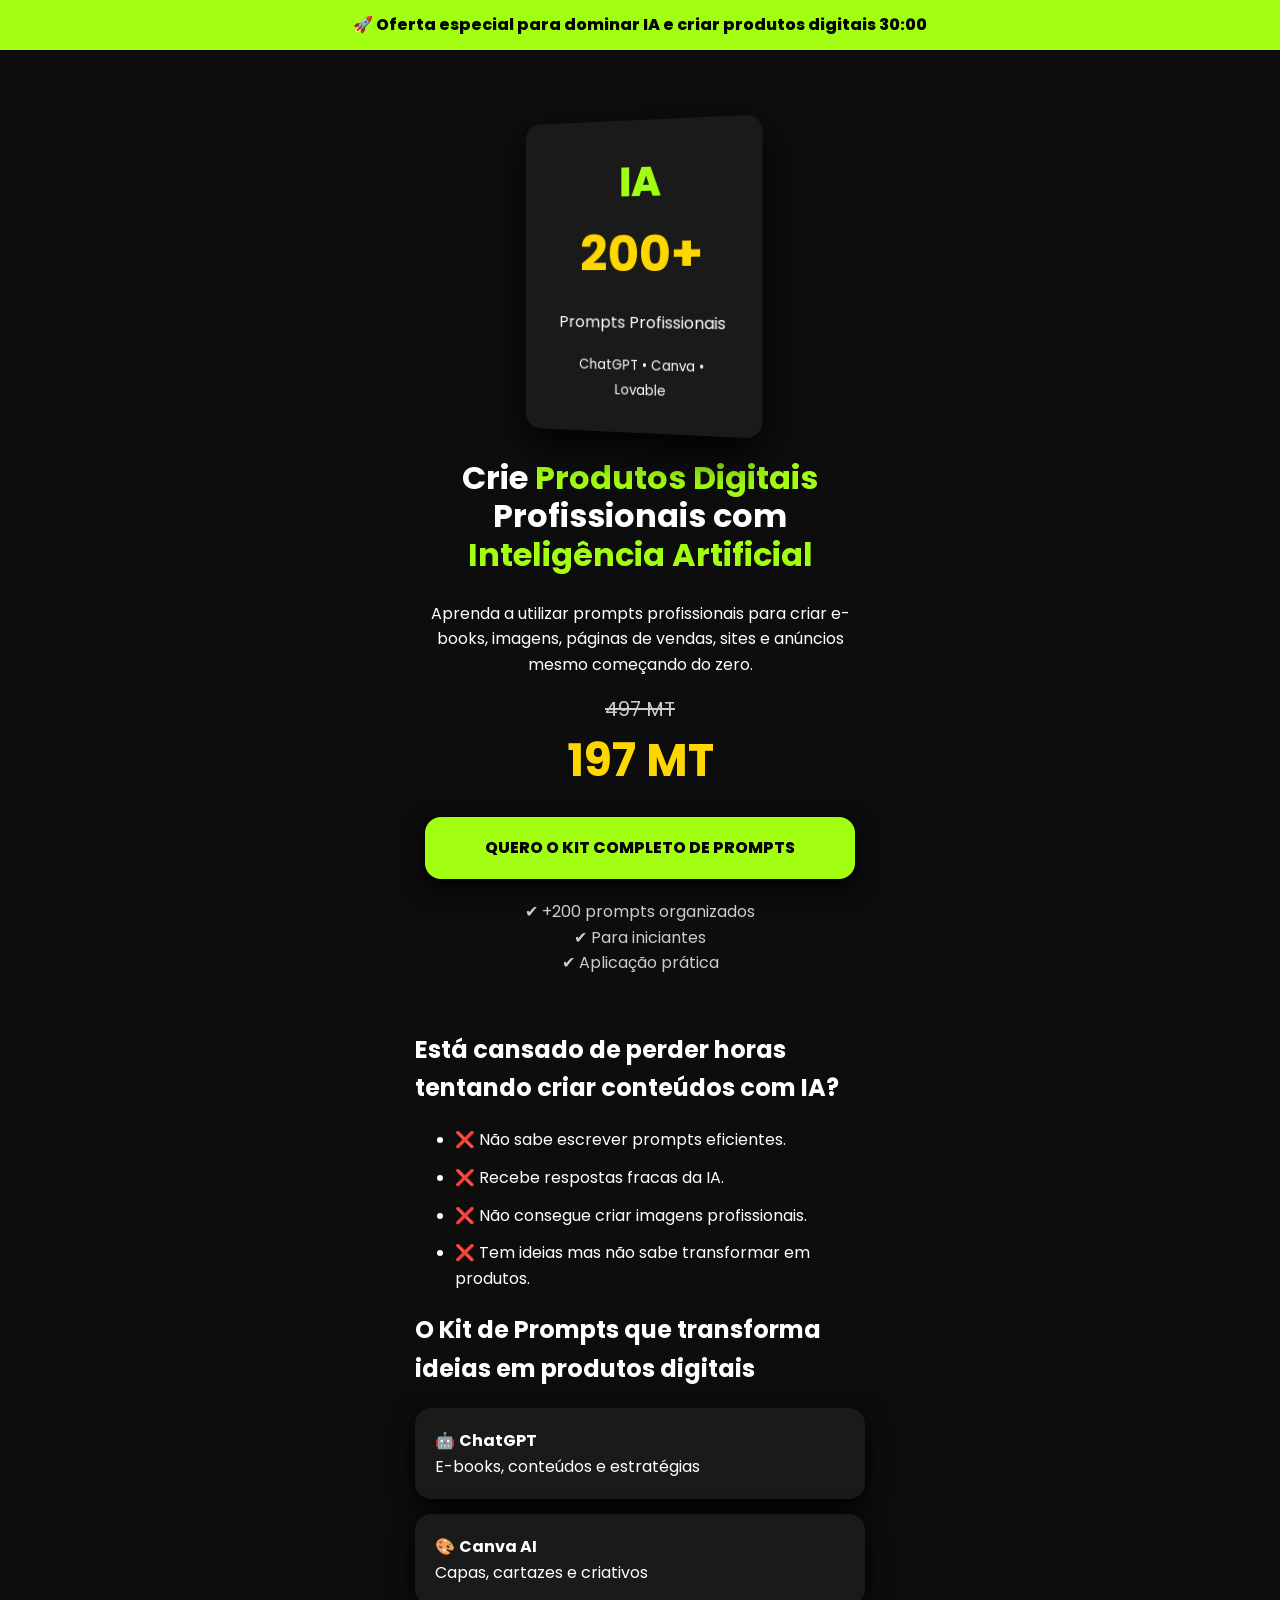
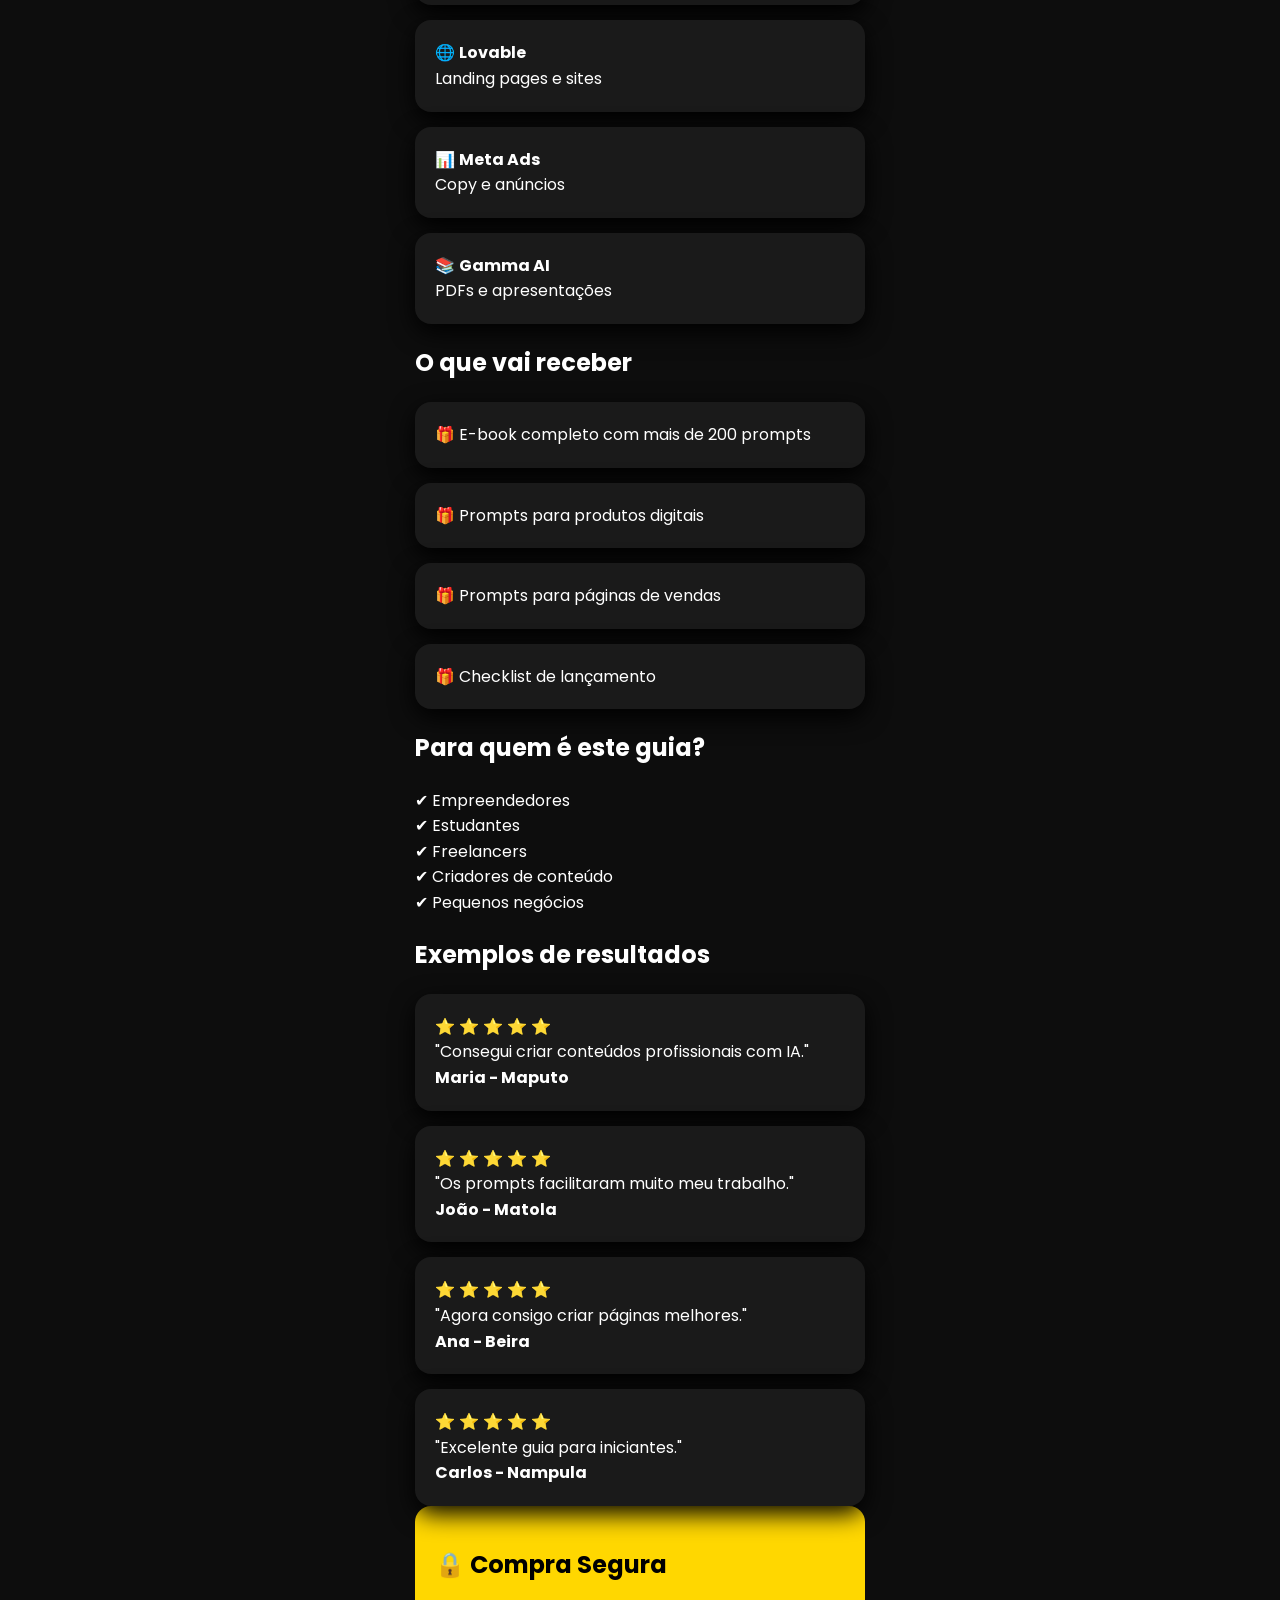
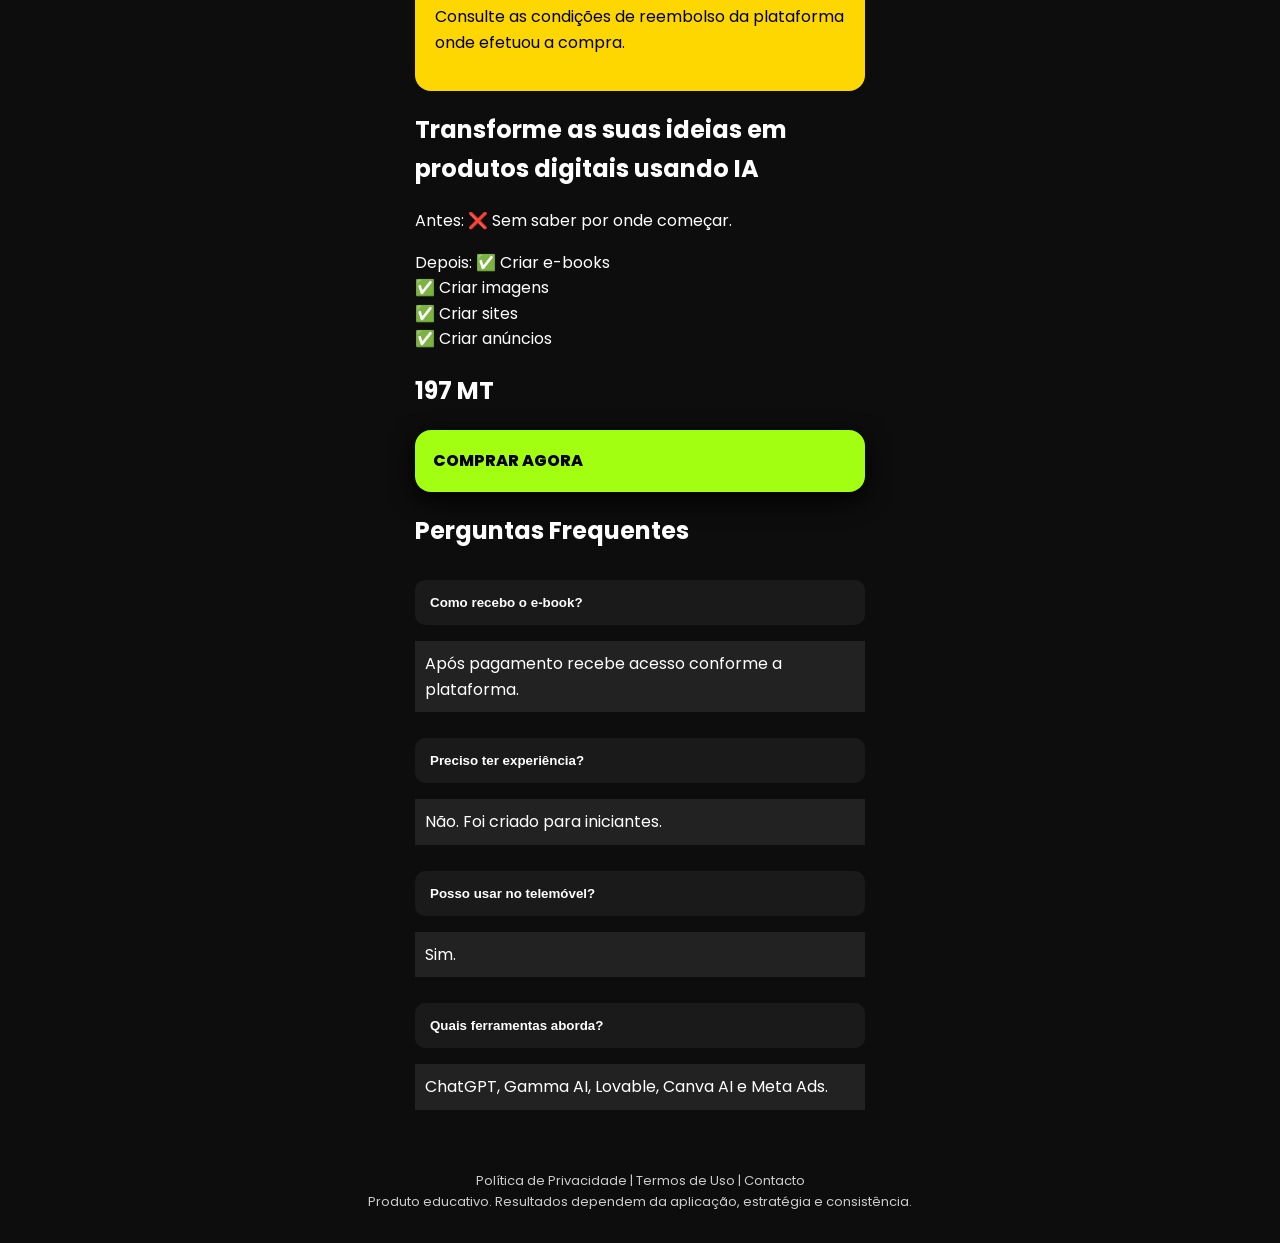
<file: index.html>
<!DOCTYPE html>
<html lang="pt-PT">
<head>
<meta charset="UTF-8">
<meta name="viewport" content="width=device-width, initial-scale=1.0">
<title>Crie E-books, Sites e Imagens Profissionais com IA</title>
<meta name="description" content="Mais de 200 prompts para criar e vender produtos digitais usando Inteligência Artificial.">
<meta property="og:title" content="Crie Produtos Digitais Profissionais com IA">
<meta property="og:description" content="Aprenda a criar e-books, sites, imagens e anúncios com prompts profissionais.">
<link rel="icon" href="assets/img/favicon.png">
<link rel="preconnect" href="https://fonts.googleapis.com">
<link href="https://fonts.googleapis.com/css2?family=Poppins:wght@400;600;700;800&display=swap" rel="stylesheet">
<link rel="stylesheet" href="https://cdnjs.cloudflare.com/ajax/libs/font-awesome/6.5.0/css/all.min.css">
<link rel="stylesheet" href="assets/css/style.css">
</head>
<body>
<div class="urgency">🚀 Oferta especial para dominar IA e criar produtos digitais <span id="timer">00:30:00</span></div>
<main>
<section class="hero">
<div class="ebook-mockup"><span>IA</span><h2>200+</h2><p>Prompts Profissionais</p><small>ChatGPT • Canva • Lovable</small></div>
<h1>Crie <b>Produtos Digitais</b> Profissionais com <b>Inteligência Artificial</b></h1>
<p>Aprenda a utilizar prompts profissionais para criar e-books, imagens, páginas de vendas, sites e anúncios mesmo começando do zero.</p>
<div class="price"><del>497 MT</del><strong>197 MT</strong></div>
<a class="btn" href="https://escalepay.com" target="_blank">QUERO O KIT COMPLETO DE PROMPTS</a>
<div class="trust">✔ +200 prompts organizados<br>✔ Para iniciantes<br>✔ Aplicação prática</div>
</section>
<section><h2>Está cansado de perder horas tentando criar conteúdos com IA?</h2><ul class="pain"><li>❌ Não sabe escrever prompts eficientes.</li><li>❌ Recebe respostas fracas da IA.</li><li>❌ Não consegue criar imagens profissionais.</li><li>❌ Tem ideias mas não sabe transformar em produtos.</li></ul></section>
<section><h2>O Kit de Prompts que transforma ideias em produtos digitais</h2><div class="cards"><article>🤖 <b>ChatGPT</b><br>E-books, conteúdos e estratégias</article><article>🎨 <b>Canva AI</b><br>Capas, cartazes e criativos</article><article>🌐 <b>Lovable</b><br>Landing pages e sites</article><article>📊 <b>Meta Ads</b><br>Copy e anúncios</article><article>📚 <b>Gamma AI</b><br>PDFs e apresentações</article></div></section>
<section><h2>O que vai receber</h2><div class="cards"><article>🎁 E-book completo com mais de 200 prompts</article><article>🎁 Prompts para produtos digitais</article><article>🎁 Prompts para páginas de vendas</article><article>🎁 Checklist de lançamento</article></div></section>
<section><h2>Para quem é este guia?</h2><p>✔ Empreendedores<br>✔ Estudantes<br>✔ Freelancers<br>✔ Criadores de conteúdo<br>✔ Pequenos negócios</p></section>
<section><h2>Exemplos de resultados</h2><div class="cards"><article>⭐ ⭐ ⭐ ⭐ ⭐<br>"Consegui criar conteúdos profissionais com IA."<br><b>Maria - Maputo</b></article><article>⭐ ⭐ ⭐ ⭐ ⭐<br>"Os prompts facilitaram muito meu trabalho."<br><b>João - Matola</b></article><article>⭐ ⭐ ⭐ ⭐ ⭐<br>"Agora consigo criar páginas melhores."<br><b>Ana - Beira</b></article><article>⭐ ⭐ ⭐ ⭐ ⭐<br>"Excelente guia para iniciantes."<br><b>Carlos - Nampula</b></article></div></section>
<section class="guarantee"><h2>🔒 Compra Segura</h2><p>Consulte as condições de reembolso da plataforma onde efetuou a compra.</p></section>
<section><h2>Transforme as suas ideias em produtos digitais usando IA</h2><p>Antes: ❌ Sem saber por onde começar.</p><p>Depois: ✅ Criar e-books<br>✅ Criar imagens<br>✅ Criar sites<br>✅ Criar anúncios</p><h2>197 MT</h2><a class="btn" href="https://escalepay.com" target="_blank">COMPRAR AGORA</a></section>
<section><h2>Perguntas Frequentes</h2><div class="faq"><button>Como recebo o e-book?</button><p>Após pagamento recebe acesso conforme a plataforma.</p><button>Preciso ter experiência?</button><p>Não. Foi criado para iniciantes.</p><button>Posso usar no telemóvel?</button><p>Sim.</p><button>Quais ferramentas aborda?</button><p>ChatGPT, Gamma AI, Lovable, Canva AI e Meta Ads.</p></div></section>
</main>
<div id="popup" class="popup"><h2>Espere!</h2><p>Ainda pode começar a criar produtos digitais com IA por apenas 197 MT.</p><a class="btn" href="https://escalepay.com" target="_blank">SIM, QUERO O MEU KIT</a></div>
<footer>Política de Privacidade | Termos de Uso | Contacto<br>Produto educativo. Resultados dependem da aplicação, estratégia e consistência.</footer>
<script src="assets/js/script.js"></script>
</body>
</html>
</file>
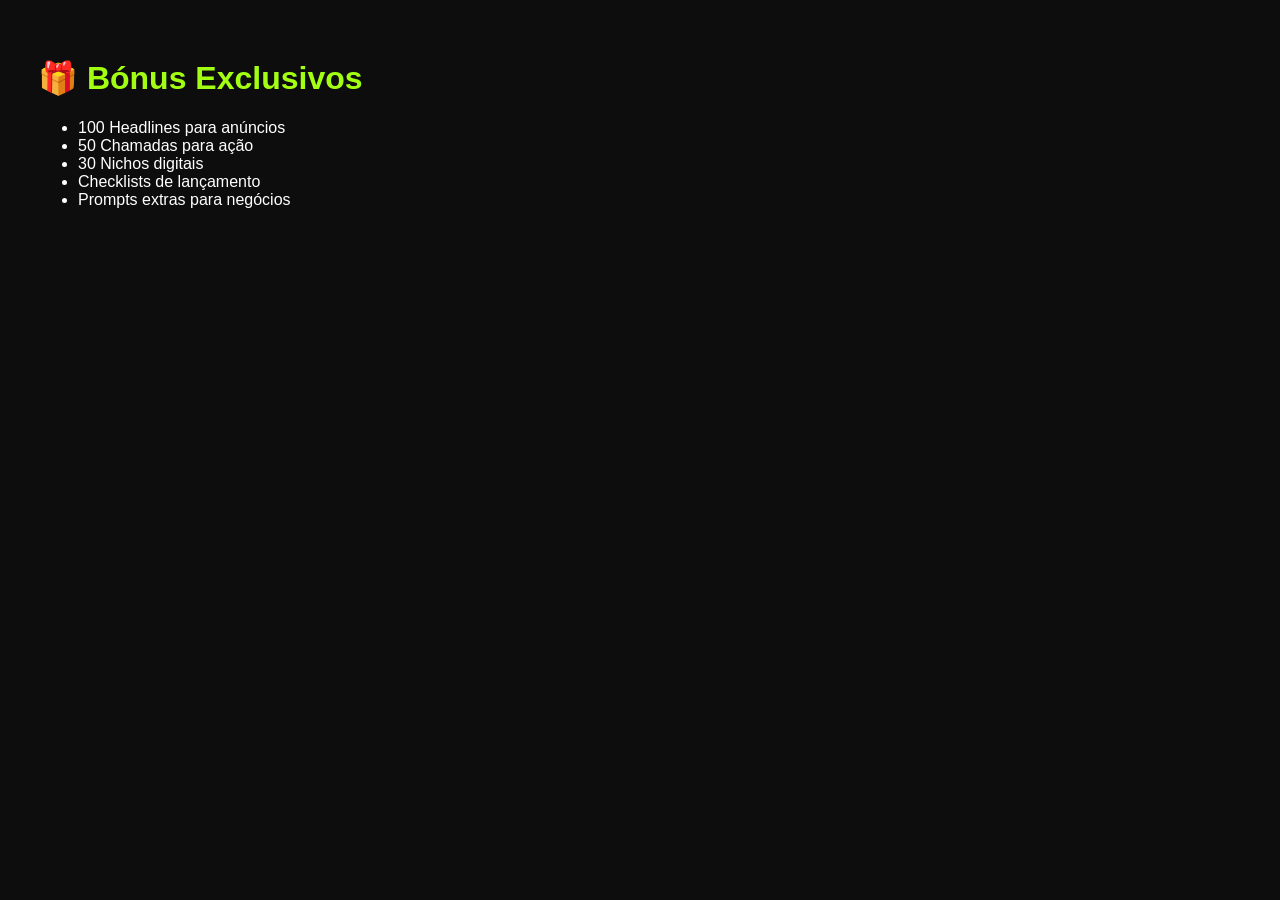
<file: bonus.html>
<!DOCTYPE html>
<html lang="pt-PT">
<head><meta charset="UTF-8"><meta name="viewport" content="width=device-width,initial-scale=1.0"><title>Bónus IA</title></head>
<body style="background:#0D0D0D;color:white;font-family:Arial;padding:30px">
<h1 style="color:#A3FF12">🎁 Bónus Exclusivos</h1>
<ul>
<li>100 Headlines para anúncios</li>
<li>50 Chamadas para ação</li>
<li>30 Nichos digitais</li>
<li>Checklists de lançamento</li>
<li>Prompts extras para negócios</li>
</ul>
</body>
</html>
</file>
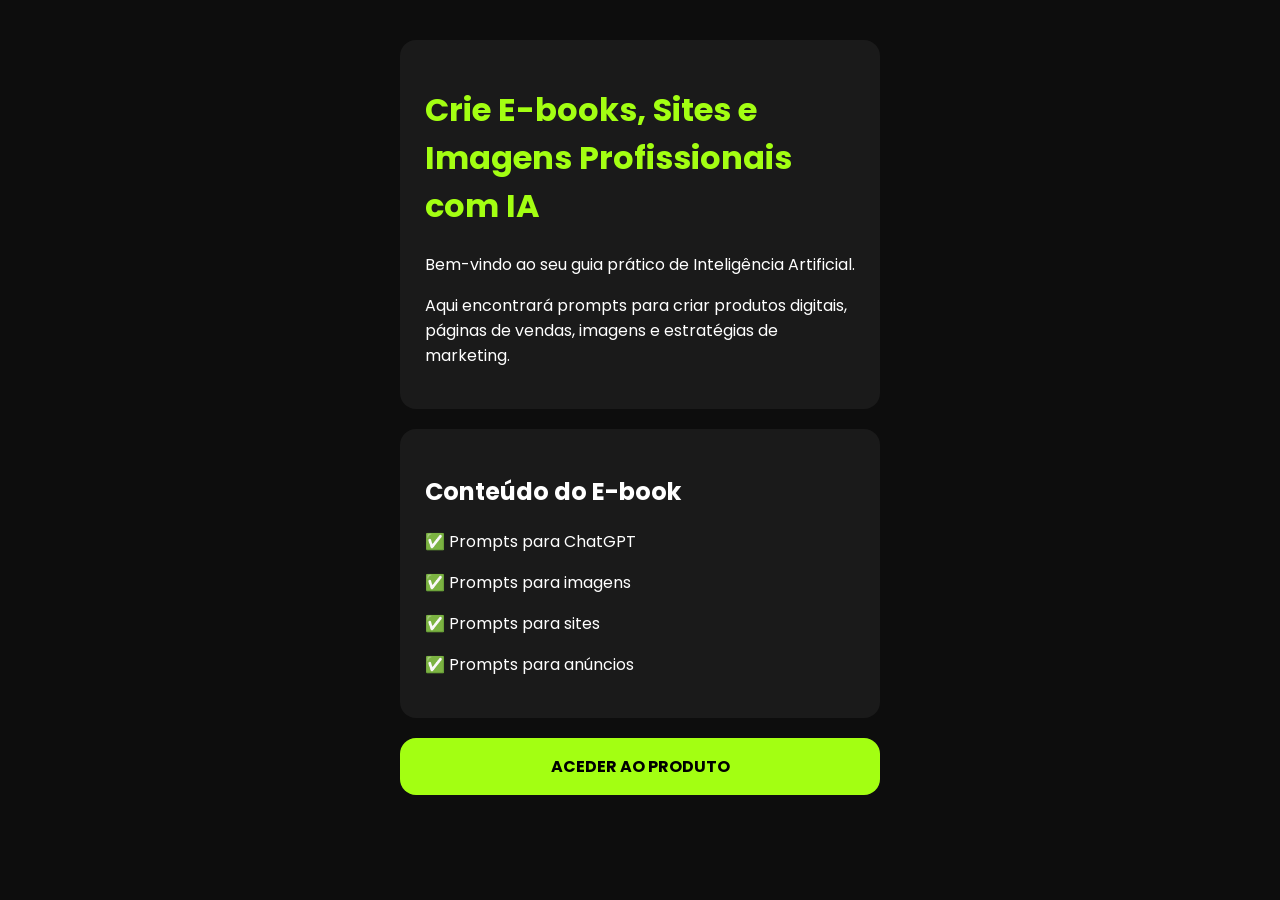
<file: ebook.html>
<!DOCTYPE html>
<html lang="pt-PT">
<head>
<meta charset="UTF-8">
<meta name="viewport" content="width=device-width, initial-scale=1.0">
<title>E-book | Crie Produtos Digitais com IA</title>
<link href="https://fonts.googleapis.com/css2?family=Poppins:wght@400;600;700&display=swap" rel="stylesheet">
<style>
body{margin:0;background:#0D0D0D;color:white;font-family:Poppins,sans-serif;padding:20px}main{max-width:480px;margin:auto}.box{background:#1A1A1A;border-radius:16px;padding:25px;margin:20px 0}h1{color:#A3FF12}.btn{display:block;text-align:center;background:#A3FF12;color:#000;padding:16px;border-radius:16px;text-decoration:none;font-weight:700}
</style>
</head>
<body>
<main>
<div class="box">
<h1>Crie E-books, Sites e Imagens Profissionais com IA</h1>
<p>Bem-vindo ao seu guia prático de Inteligência Artificial.</p>
<p>Aqui encontrará prompts para criar produtos digitais, páginas de vendas, imagens e estratégias de marketing.</p>
</div>
<div class="box">
<h2>Conteúdo do E-book</h2>
<p>✅ Prompts para ChatGPT</p>
<p>✅ Prompts para imagens</p>
<p>✅ Prompts para sites</p>
<p>✅ Prompts para anúncios</p>
</div>
<a class="btn" href="https://escalepay.com" target="_blank">ACEDER AO PRODUTO</a>
</main>
</body>
</html>
</file>
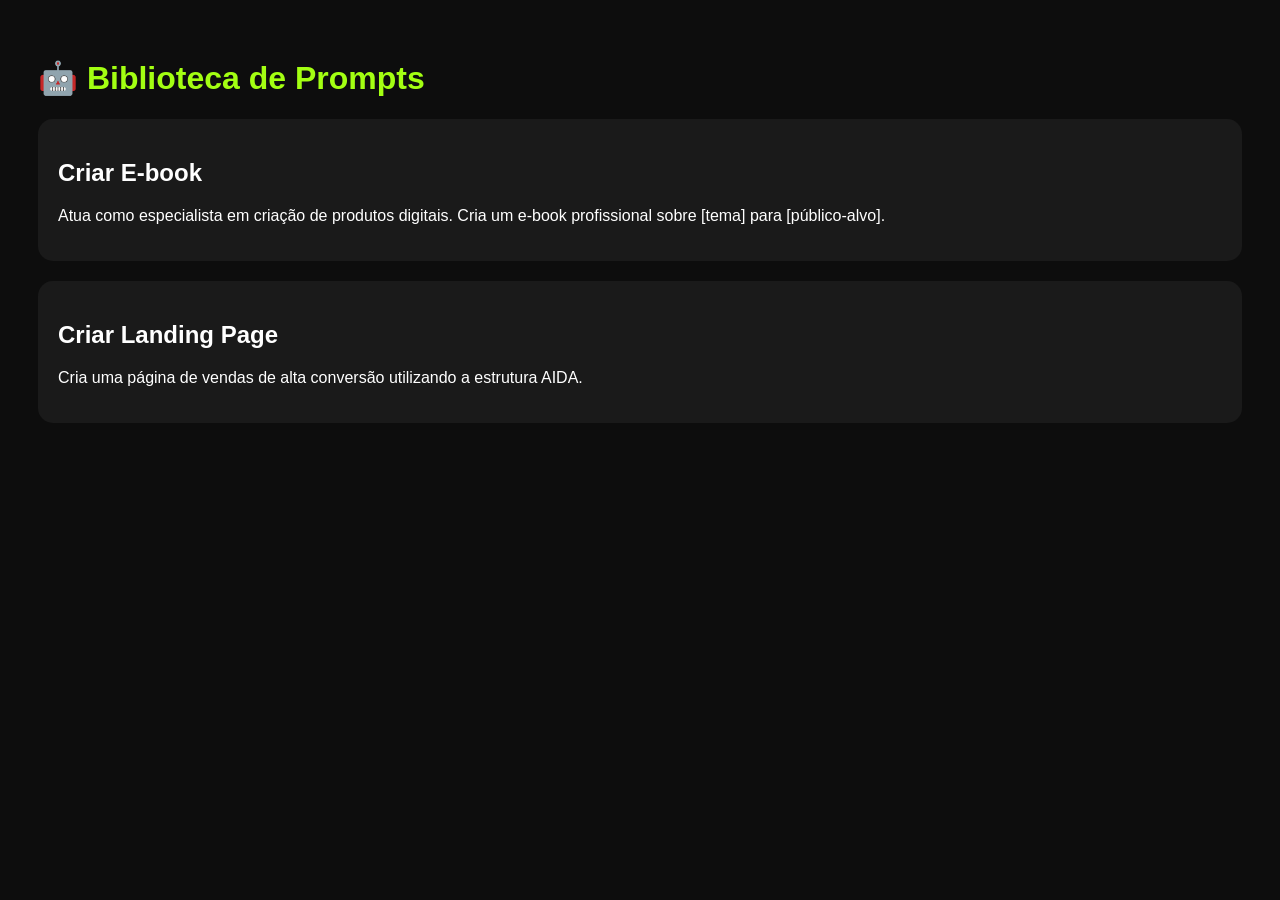
<file: prompts.html>
<!DOCTYPE html>
<html lang="pt-PT">
<head><meta charset="UTF-8"><meta name="viewport" content="width=device-width,initial-scale=1.0"><title>Biblioteca de Prompts</title></head>
<body style="background:#0D0D0D;color:white;font-family:Arial;padding:30px">
<h1 style="color:#A3FF12">🤖 Biblioteca de Prompts</h1>
<div style="background:#1A1A1A;padding:20px;border-radius:15px">
<h2>Criar E-book</h2>
<p>Atua como especialista em criação de produtos digitais. Cria um e-book profissional sobre [tema] para [público-alvo].</p>
</div>
<div style="background:#1A1A1A;padding:20px;border-radius:15px;margin-top:20px">
<h2>Criar Landing Page</h2>
<p>Cria uma página de vendas de alta conversão utilizando a estrutura AIDA.</p>
</div>
</body>
</html>
</file>
<file: assets/css/style.css>
*{box-sizing:border-box}body{margin:0;background:#0D0D0D;color:#fff;font-family:Poppins,sans-serif;line-height:1.6}main{max-width:480px;margin:auto;padding:15px}.urgency{text-align:center;background:#A3FF12;color:#000;padding:12px;font-weight:800}.hero{text-align:center;padding:35px 10px}.hero b{color:#A3FF12}h1{font-size:32px;line-height:1.2}.ebook-mockup{background:#1A1A1A;border-radius:16px;padding:30px;width:240px;margin:20px auto;box-shadow:0 15px 40px #000;transform:perspective(600px) rotateY(-10deg)}.ebook-mockup span{color:#A3FF12;font-size:40px;font-weight:800}.ebook-mockup h2{font-size:50px;color:#FFD700;margin:0}.price del{color:#ccc;font-size:20px}.price strong{display:block;color:#FFD700;font-size:45px}.btn{display:block;background:#A3FF12;color:#000;padding:18px;border-radius:16px;text-decoration:none;font-weight:800;margin:20px 0;box-shadow:0 8px 25px #000}.trust{color:#ccc}.cards{display:grid;gap:15px}.cards article{background:#1A1A1A;padding:20px;border-radius:16px;box-shadow:0 8px 25px #000}.pain li{margin:12px 0}.guarantee{background:#FFD700;color:#000;padding:20px;border-radius:16px}.faq button{width:100%;padding:15px;background:#1A1A1A;color:white;border:0;border-radius:10px;margin-top:10px;text-align:left;font-weight:700}.faq p{background:#222;padding:10px}.popup{display:none;position:fixed;bottom:20px;left:15px;right:15px;background:#1A1A1A;padding:25px;border-radius:16px;box-shadow:0 0 40px #000;z-index:99}footer{text-align:center;color:#ccc;font-size:13px;padding:30px}@media(min-width:600px){main{max-width:480px}}
</file>
